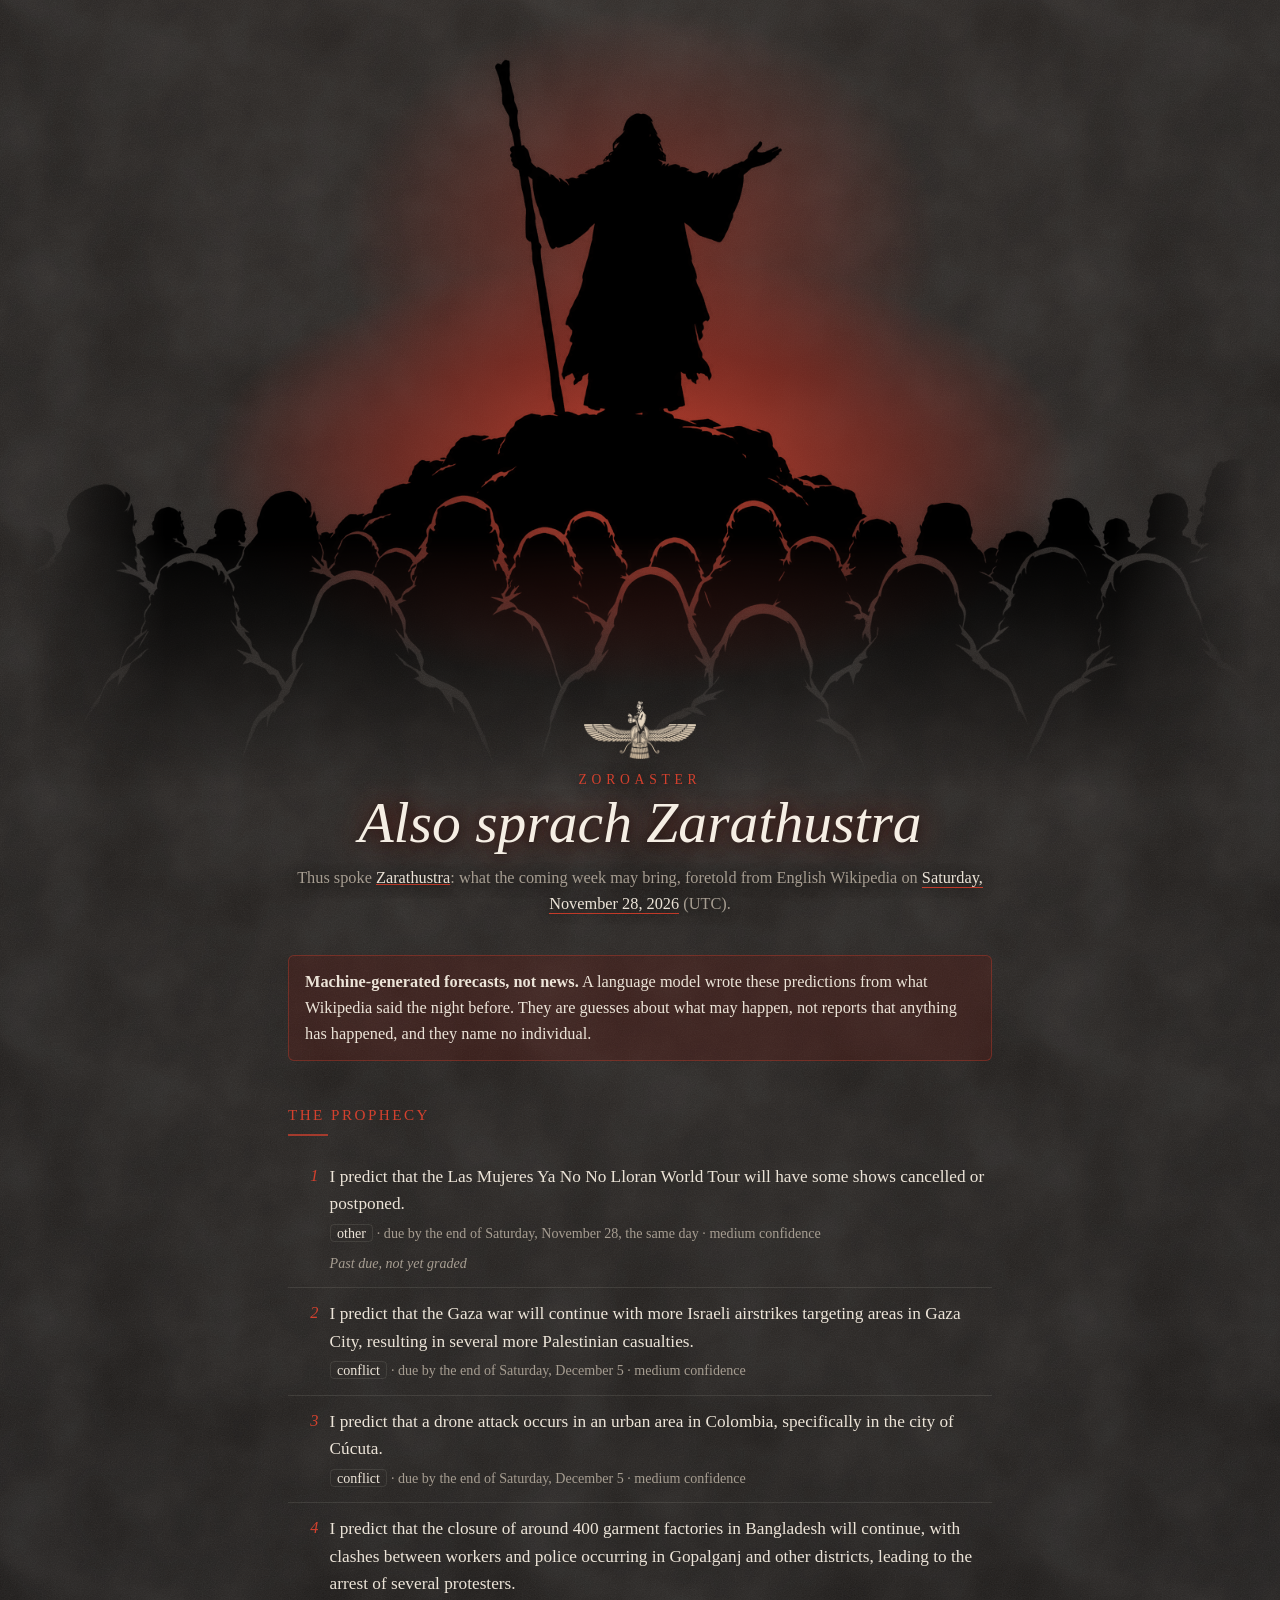
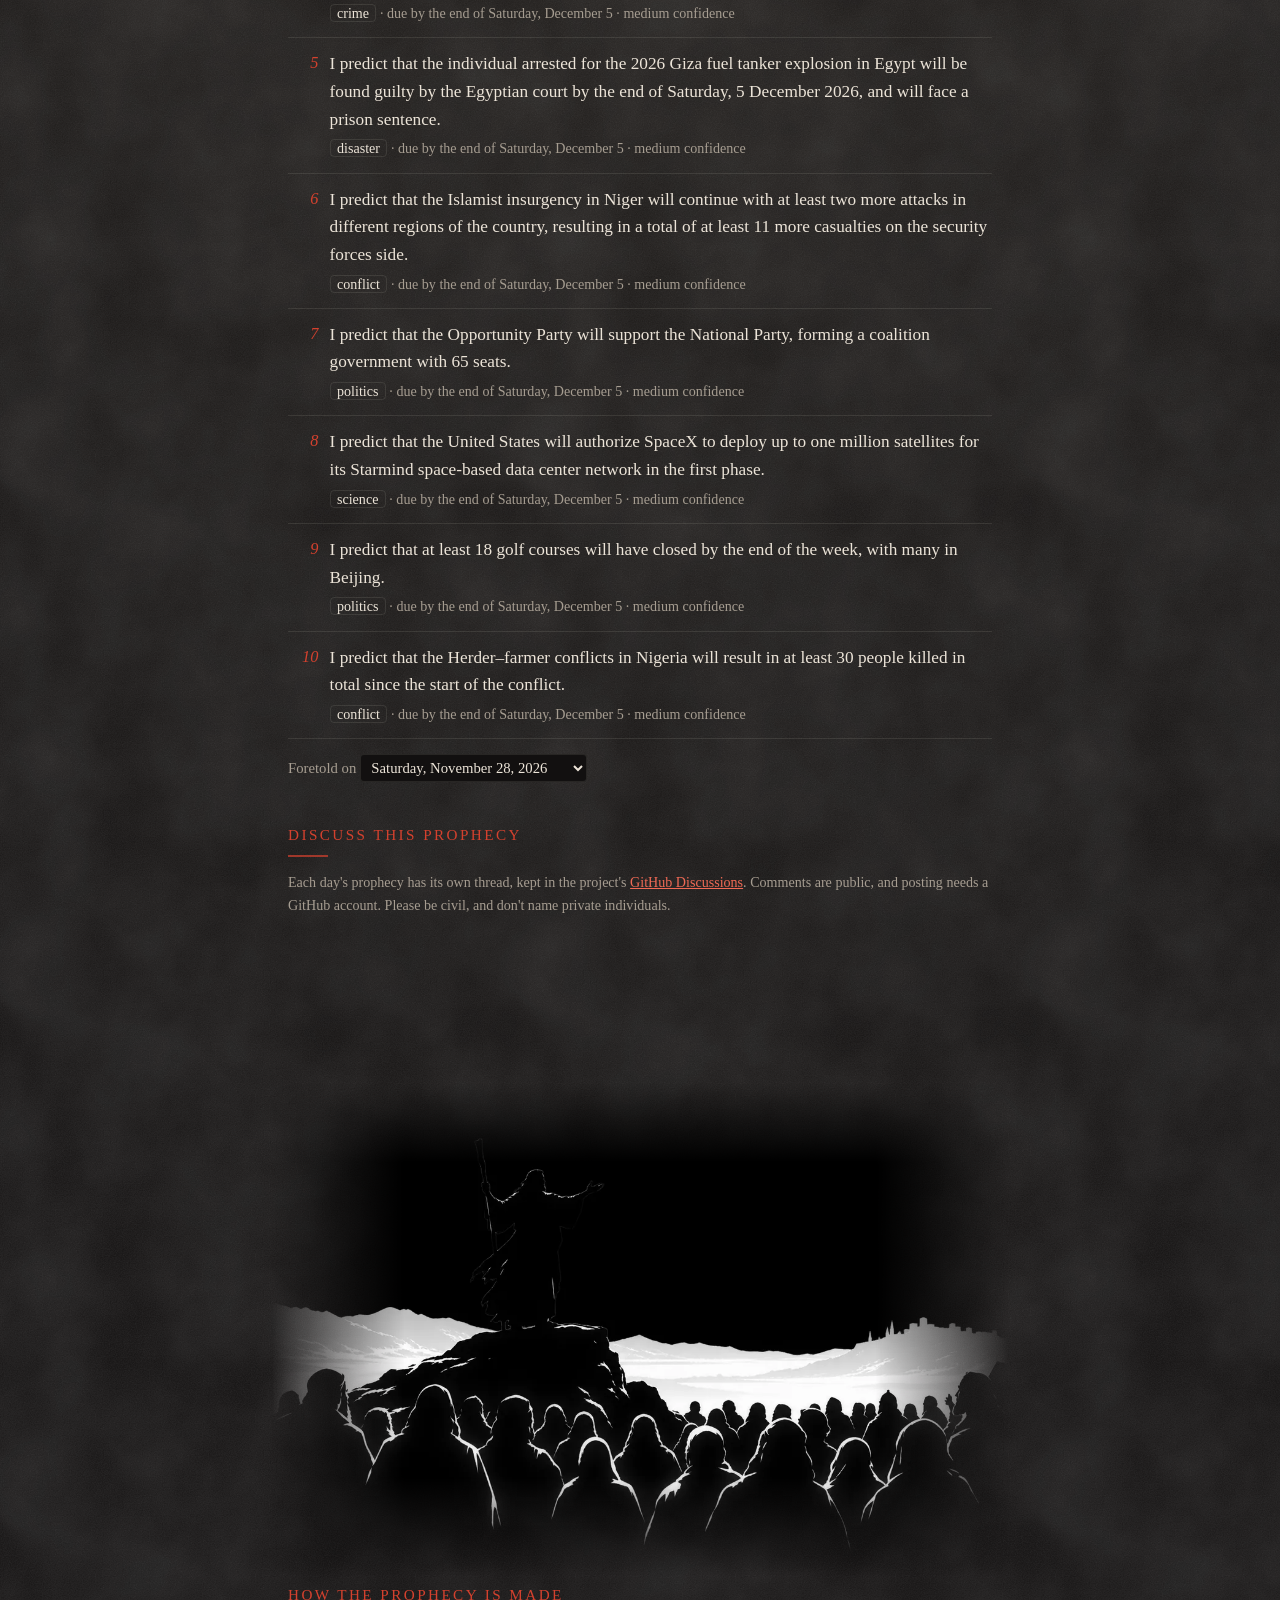
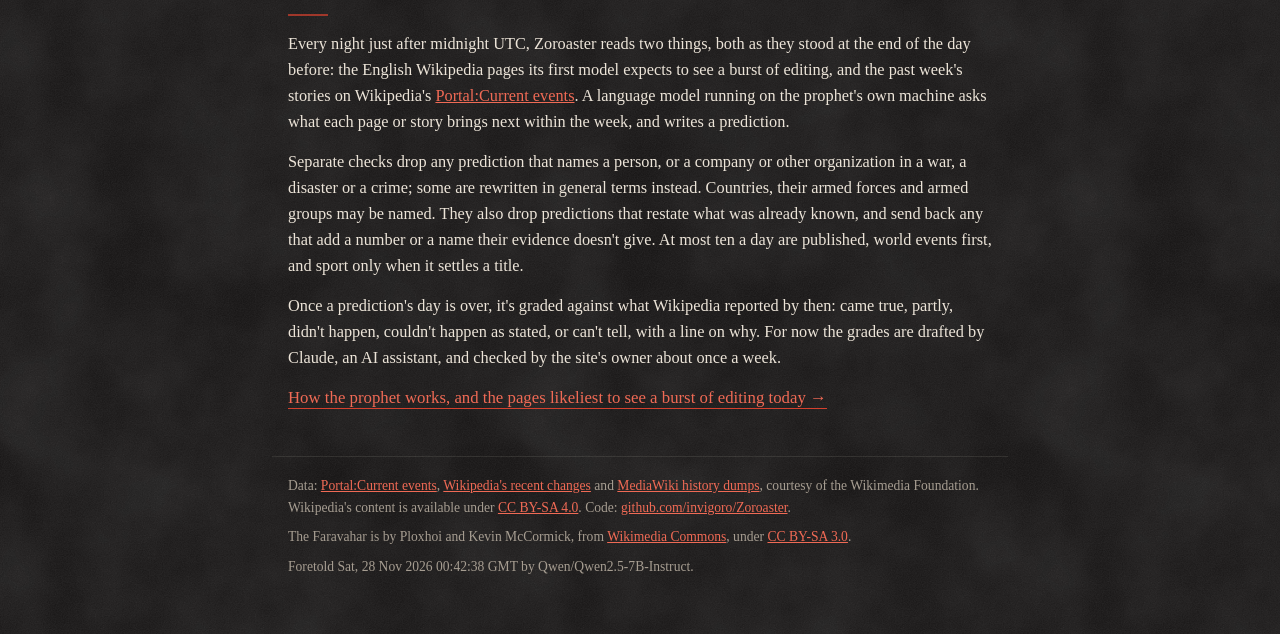
<file: index.html>
<!doctype html>
<html lang="en">
<head>
  <meta charset="utf-8">
  <meta name="viewport" content="width=device-width, initial-scale=1">
  <meta name="color-scheme" content="dark">
  <meta name="theme-color" content="#151312">
  <title>Zoroaster: what the coming week may bring</title>
  <meta name="description" content="Each night, a language model reads English Wikipedia's busiest pages and the week's current events, and foretells what the coming week may bring. Machine-generated forecasts, not news.">
  <link rel="icon" type="image/png" href="img/favicon.png">
  <link rel="stylesheet" href="style.css">
</head>
<body>
  <header class="hero">
    <div class="sky">
      <img class="banner" src="img/banner.webp" width="1536" height="1024" fetchpriority="high"
        alt="Silhouette of a prophet with a staff, one arm raised, addressing a crowd from a rocky outcrop">
    </div>
    <div class="masthead">
      <span class="emblem" role="img" aria-label="The Faravahar, the winged symbol of Zoroastrianism"></span>
      <p class="kicker">Zoroaster</p>
      <h1>Also sprach Zarathustra</h1>
      <p class="lede">Thus spoke <a href="https://en.wikipedia.org/wiki/Zoroaster">Zarathustra</a>: what the coming week
        may bring, foretold from English Wikipedia on <strong id="day">…</strong> (UTC).</p>
    </div>
  </header>

  <main>
    <div class="label" role="note"><strong>Machine-generated forecasts, not news.</strong> A language model wrote these
      predictions from what Wikipedia said the night before. They are guesses about what may happen, not reports that
      anything has happened, and they name no individual.</div>

    <section>
      <h2>The prophecy</h2>
      <p class="late" id="late" role="note" hidden></p>
      <ol id="prophecy" class="prophecy"><li class="placeholder">Consulting the flames…</li></ol>
      <p class="day-pick" id="day-pick" hidden><label>Foretold on <select id="days"></select></label></p>
    </section>

    <section class="comments" aria-labelledby="comments-title">
      <h2 id="comments-title">Discuss this prophecy</h2>
      <p class="note">Each day's prophecy has its own thread, kept in the project's
        <a href="https://github.com/invigoro/Zoroaster/discussions">GitHub Discussions</a>. Comments are public, and
        posting needs a GitHub account. Please be civil, and don't name private individuals.</p>
      <div class="giscus"></div>
    </section>

    <figure class="vision">
      <img src="img/zoroaster_1.webp" width="1200" height="800" loading="lazy" decoding="async"
        alt="Silhouette of the prophet on a crag above a gathered crowd, with a glowing valley and a distant city behind them">
    </figure>

    <section class="about">
      <h2>How the prophecy is made</h2>
      <p>Every night just after midnight UTC, Zoroaster reads two things, both as they stood at the end of the day
        before: the English Wikipedia pages its first model expects to see a burst of editing, and the past week's
        stories on Wikipedia's <a href="https://en.wikipedia.org/wiki/Portal:Current_events">Portal:Current events</a>.
        A language model running on the prophet's own machine asks what each page or story brings next within the
        week, and writes a prediction.</p>
      <p>Separate checks drop any prediction that names a person, or a company or other organization in a war, a
        disaster or a crime; some are rewritten in general terms instead. Countries, their armed forces and armed
        groups may be named. They also drop predictions that restate what was already
        known, and send back any that add a number or a name their evidence doesn't give. At most ten a day are
        published, world events first, and sport only when it settles a title.</p>
      <p>Once a prediction's day is over, it's graded against what Wikipedia reported by then: came true, partly,
        didn't happen, couldn't happen as stated, or can't tell, with a line on why. For now the grades are drafted by
        Claude, an AI assistant, and checked by the site's owner about once a week.</p>
      <p class="more-link"><a href="how.html">How the prophet works, and the pages likeliest to see a burst of editing
        today →</a></p>
    </section>
  </main>

  <footer>
    <p>Data: <a href="https://en.wikipedia.org/wiki/Portal:Current_events">Portal:Current events</a>,
      <a href="https://www.mediawiki.org/wiki/API:RecentChanges">Wikipedia's recent changes</a> and
      <a href="https://dumps.wikimedia.org/other/mediawiki_history/readme.html">MediaWiki history dumps</a>,
      courtesy of the Wikimedia Foundation. Wikipedia's content is available under
      <a href="https://creativecommons.org/licenses/by-sa/4.0/">CC BY-SA 4.0</a>.
      Code: <a href="https://github.com/invigoro/Zoroaster">github.com/invigoro/Zoroaster</a>.</p>
    <p>The Faravahar is by Ploxhoi and Kevin McCormick, from
      <a href="https://commons.wikimedia.org/wiki/File:Faravahar.svg">Wikimedia Commons</a>, under
      <a href="https://creativecommons.org/licenses/by-sa/3.0/">CC BY-SA 3.0</a>.</p>
    <p id="generated"></p>
  </footer>

  <script src="app.js"></script>
</body>
</html>
</file>
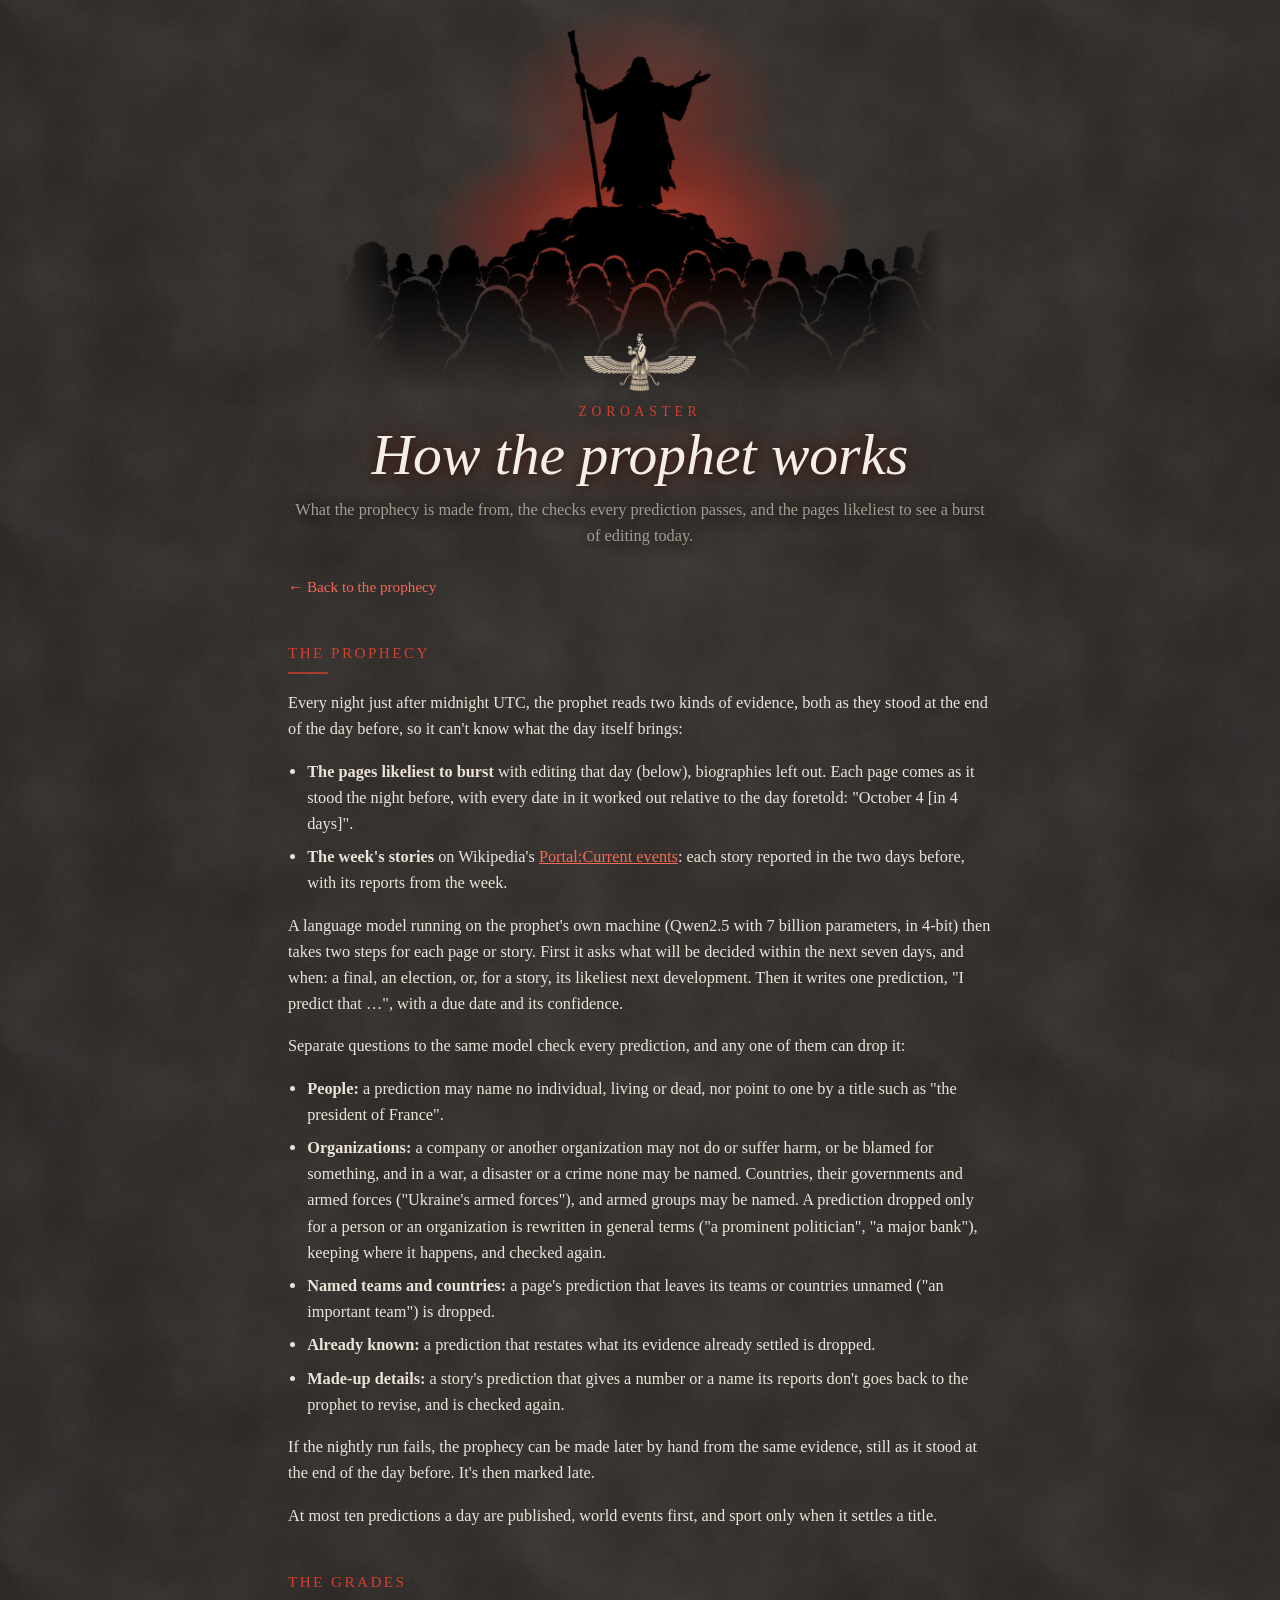
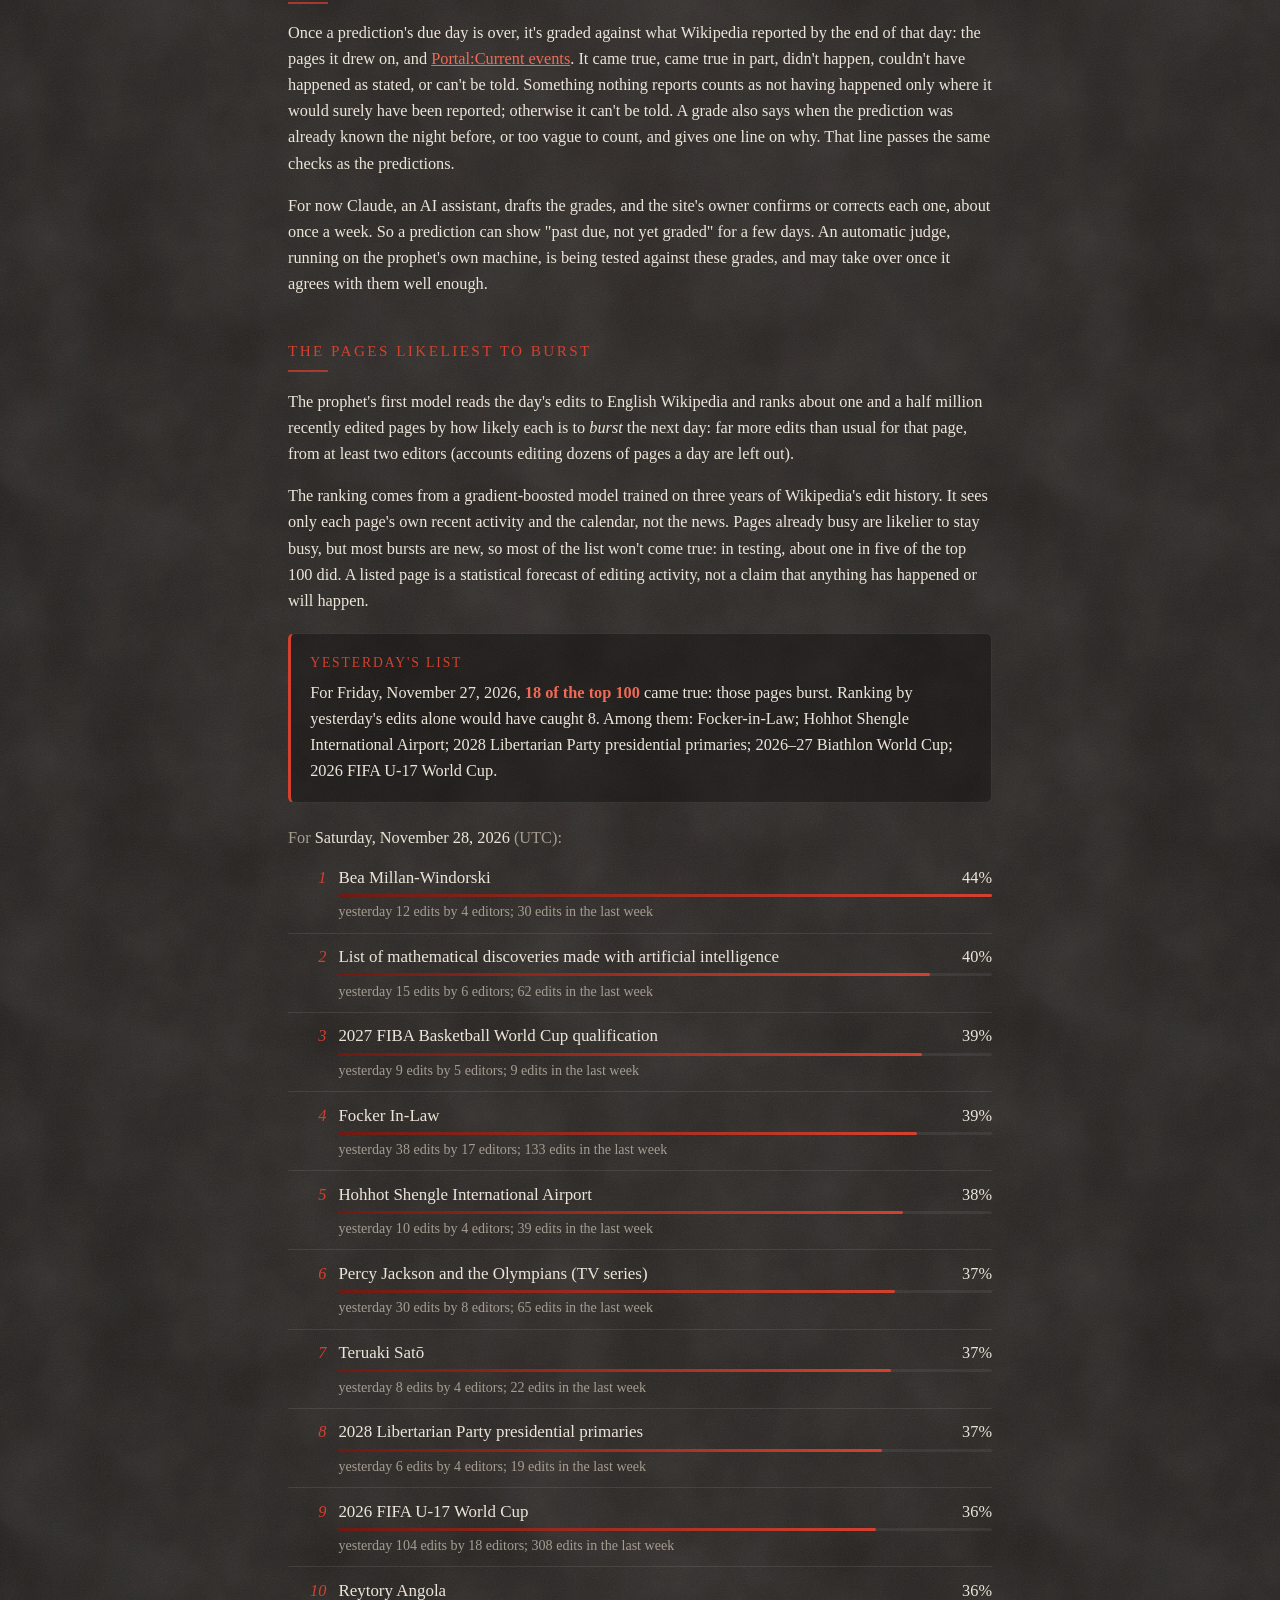
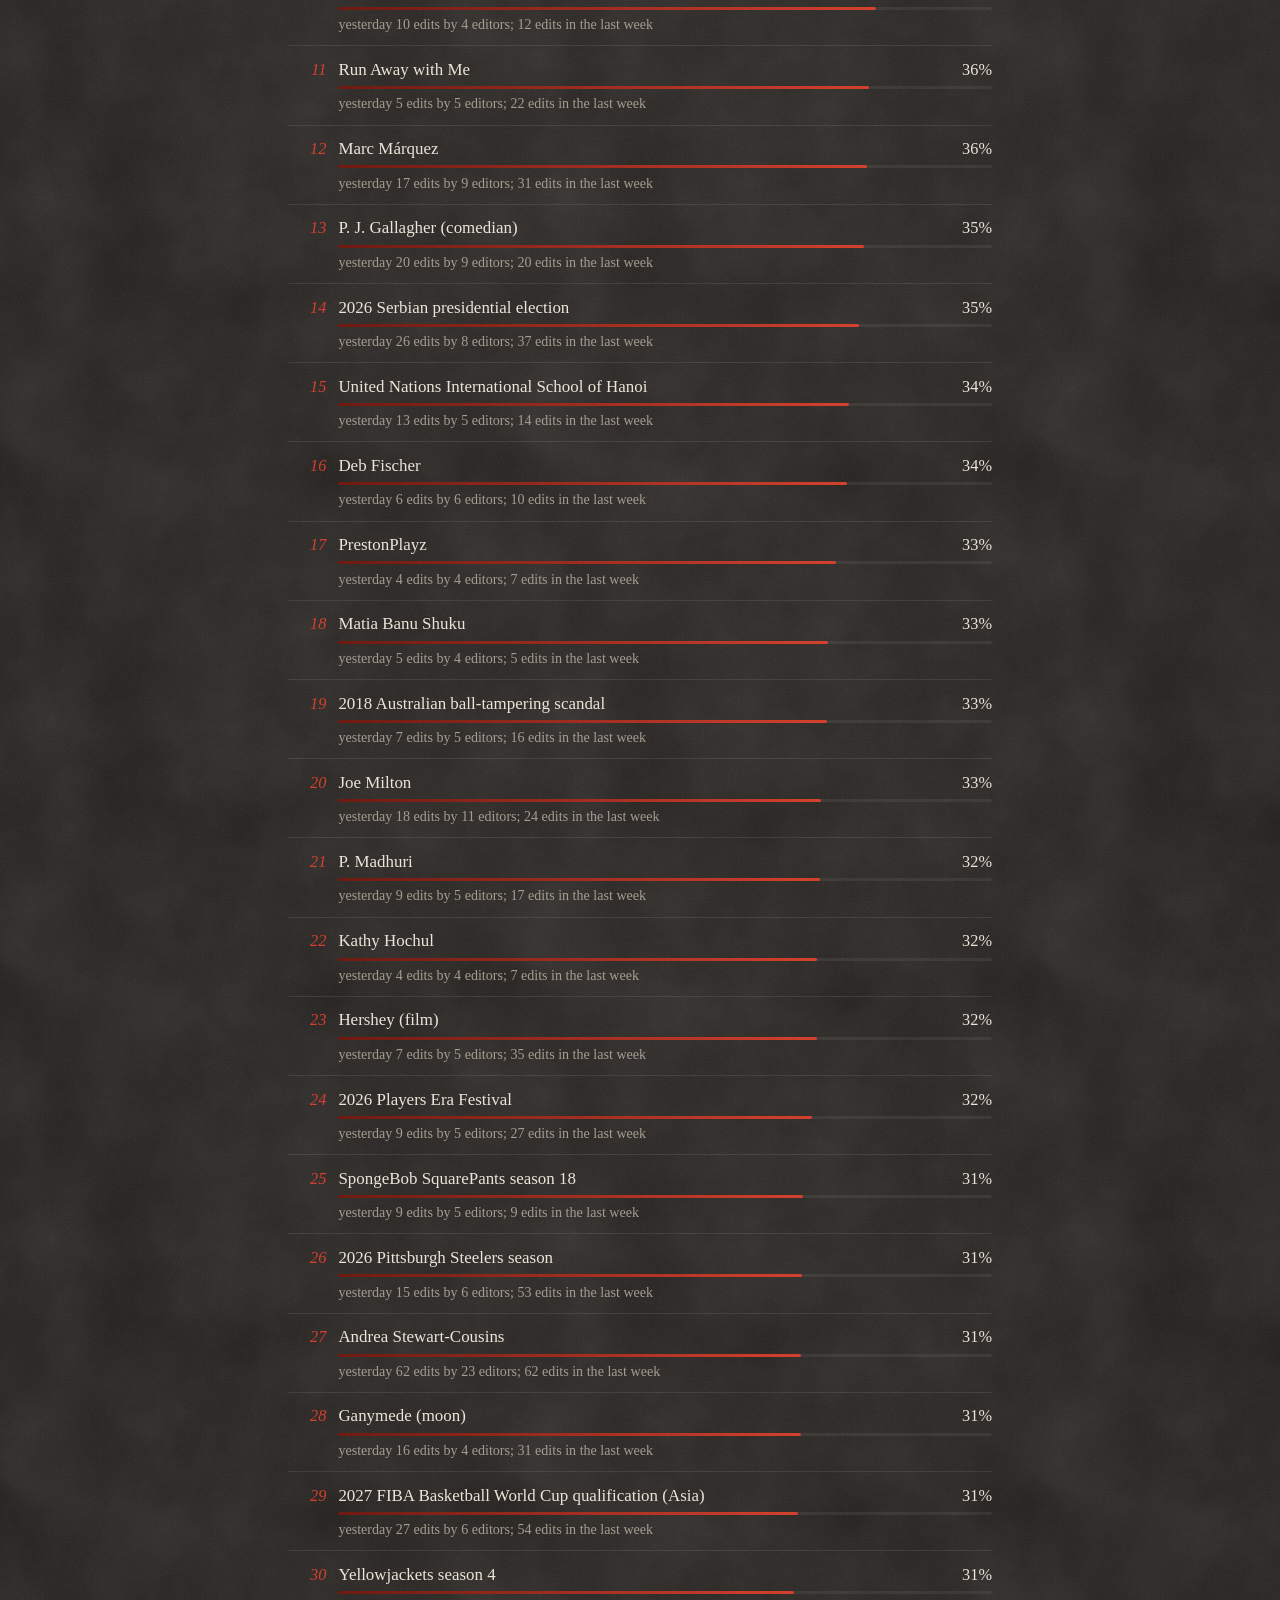
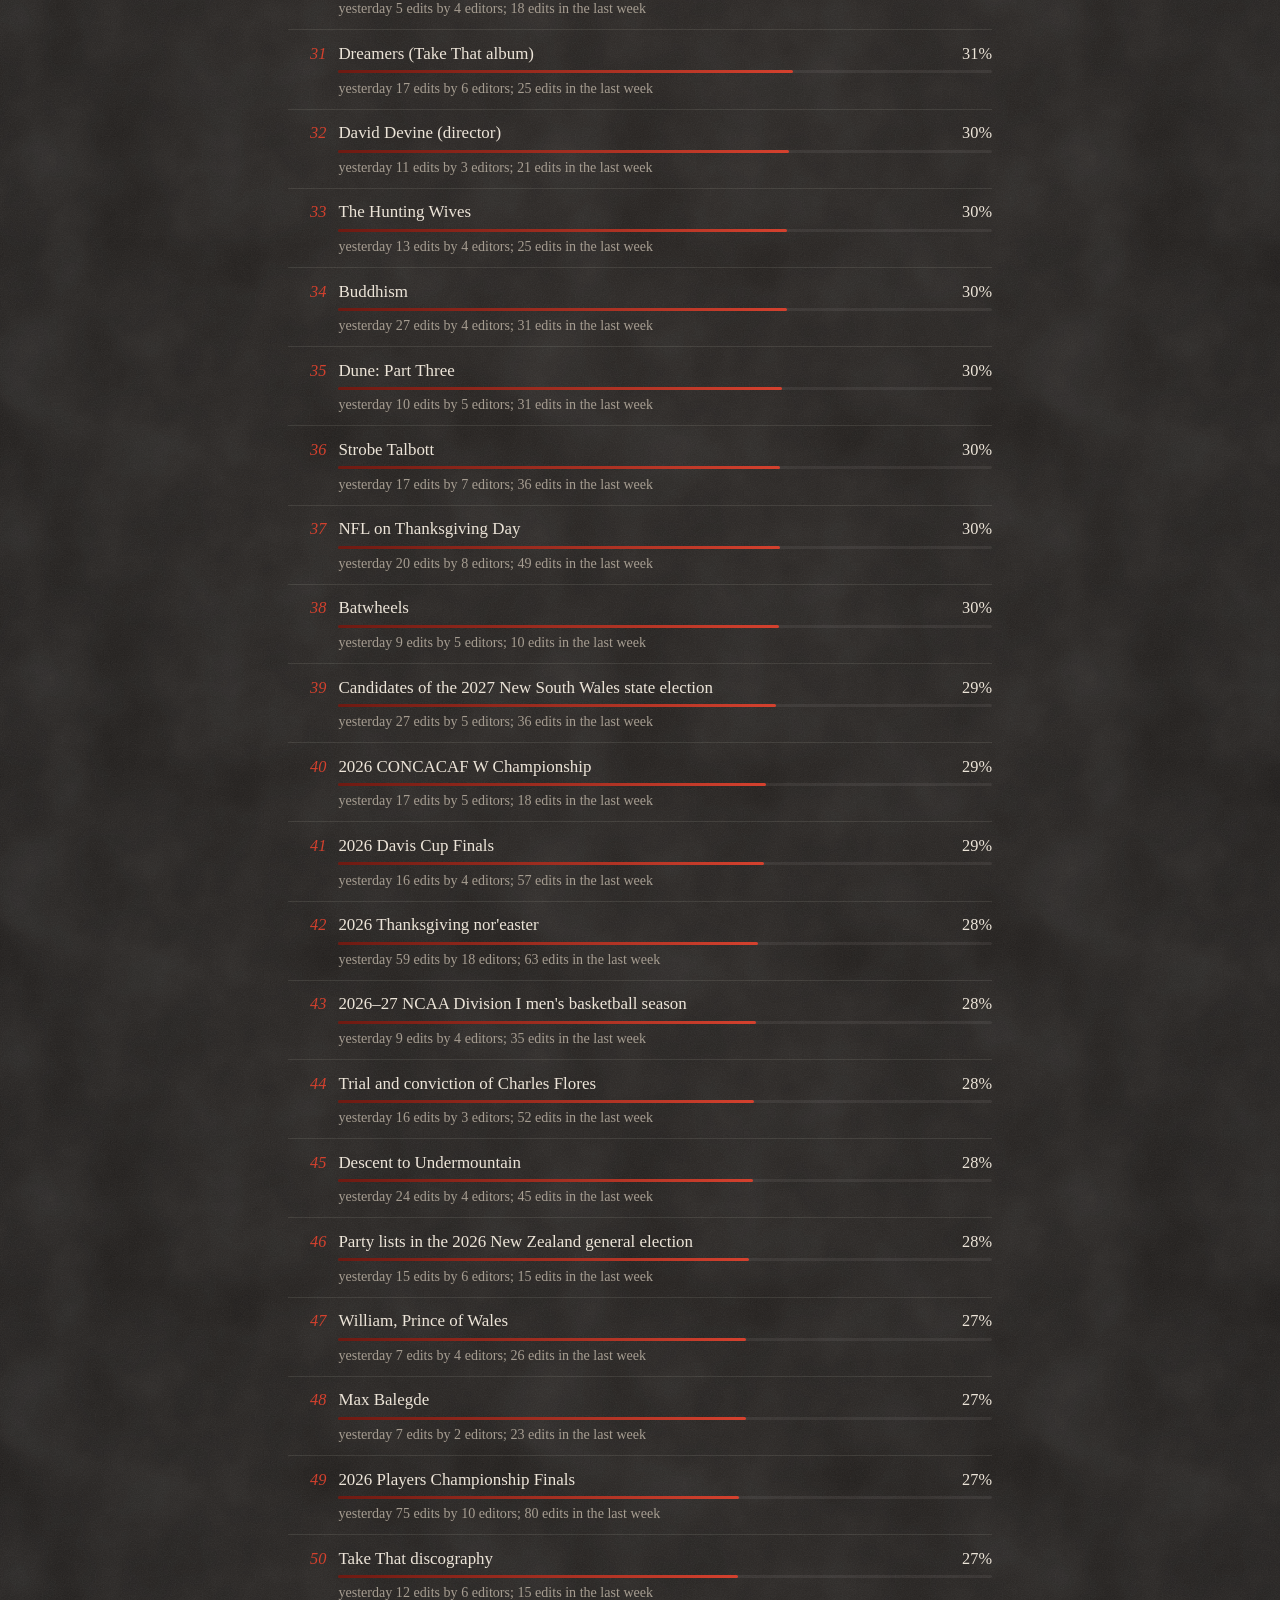
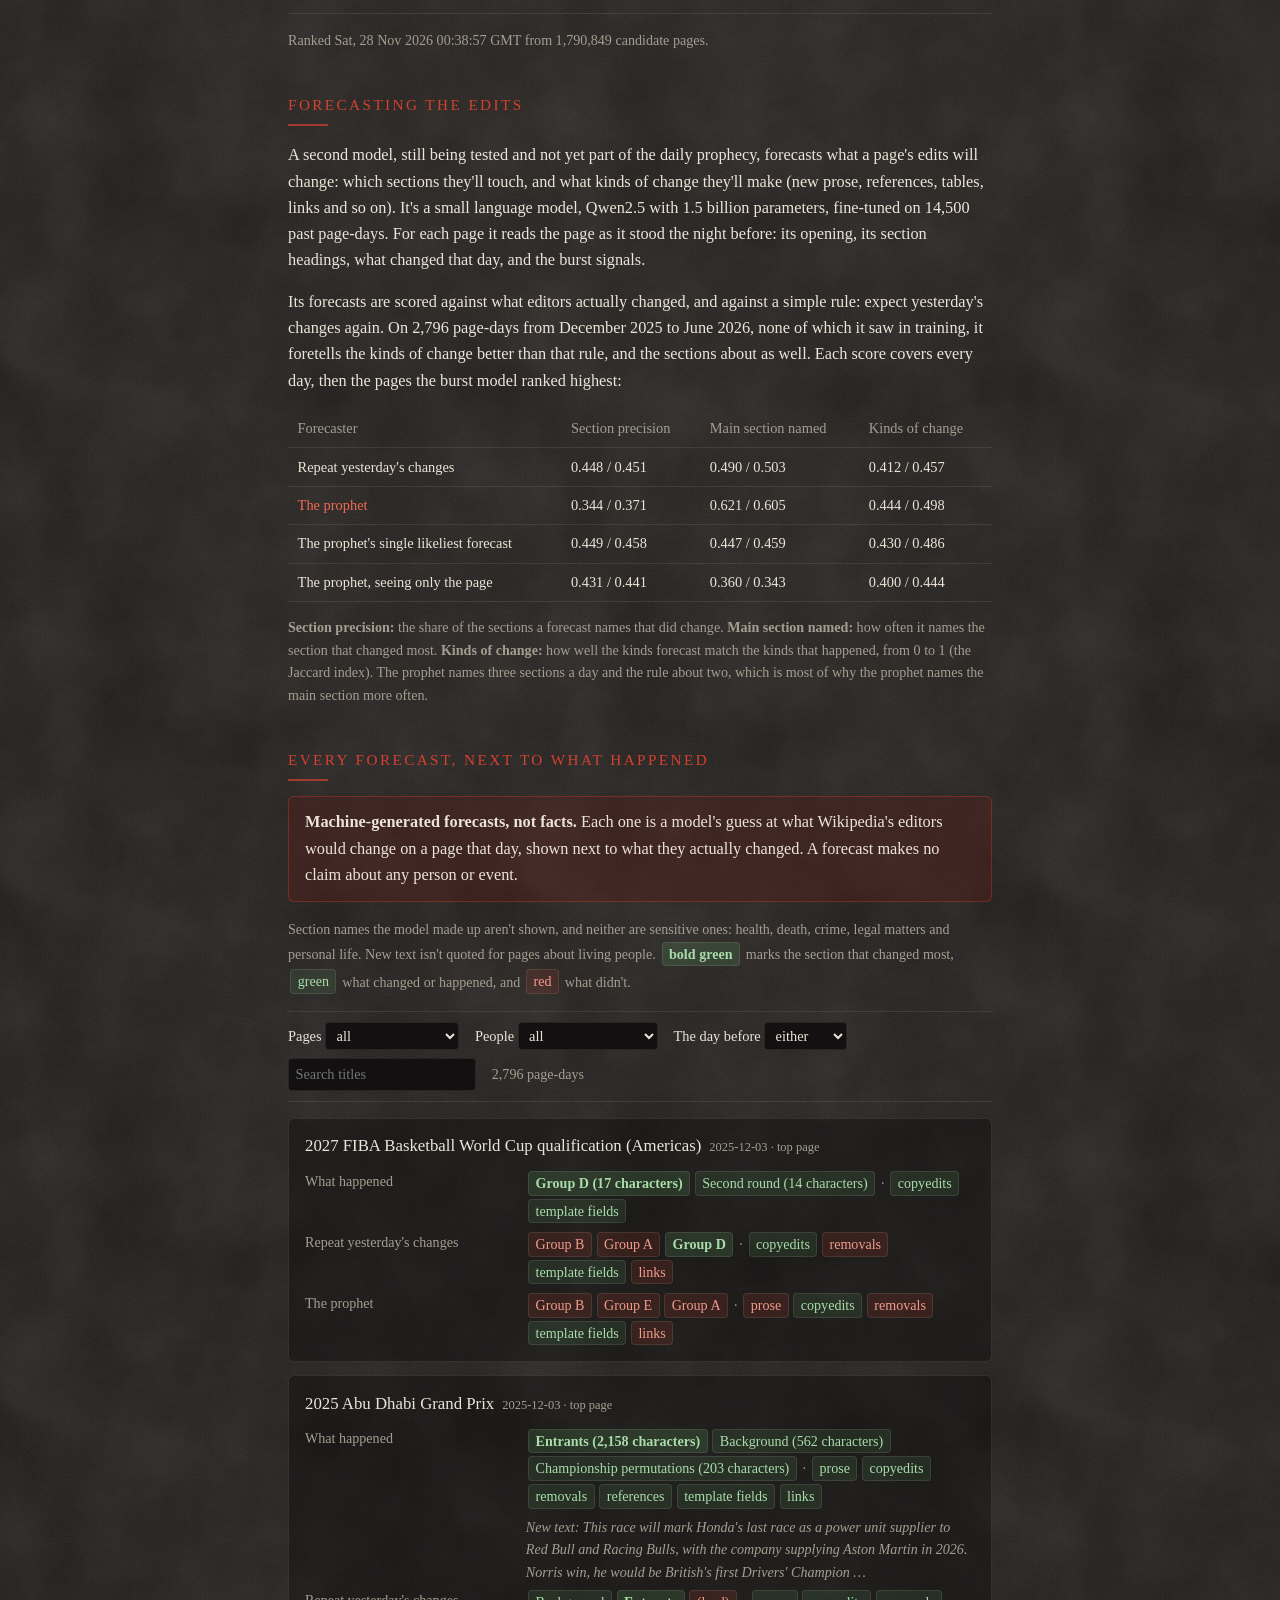
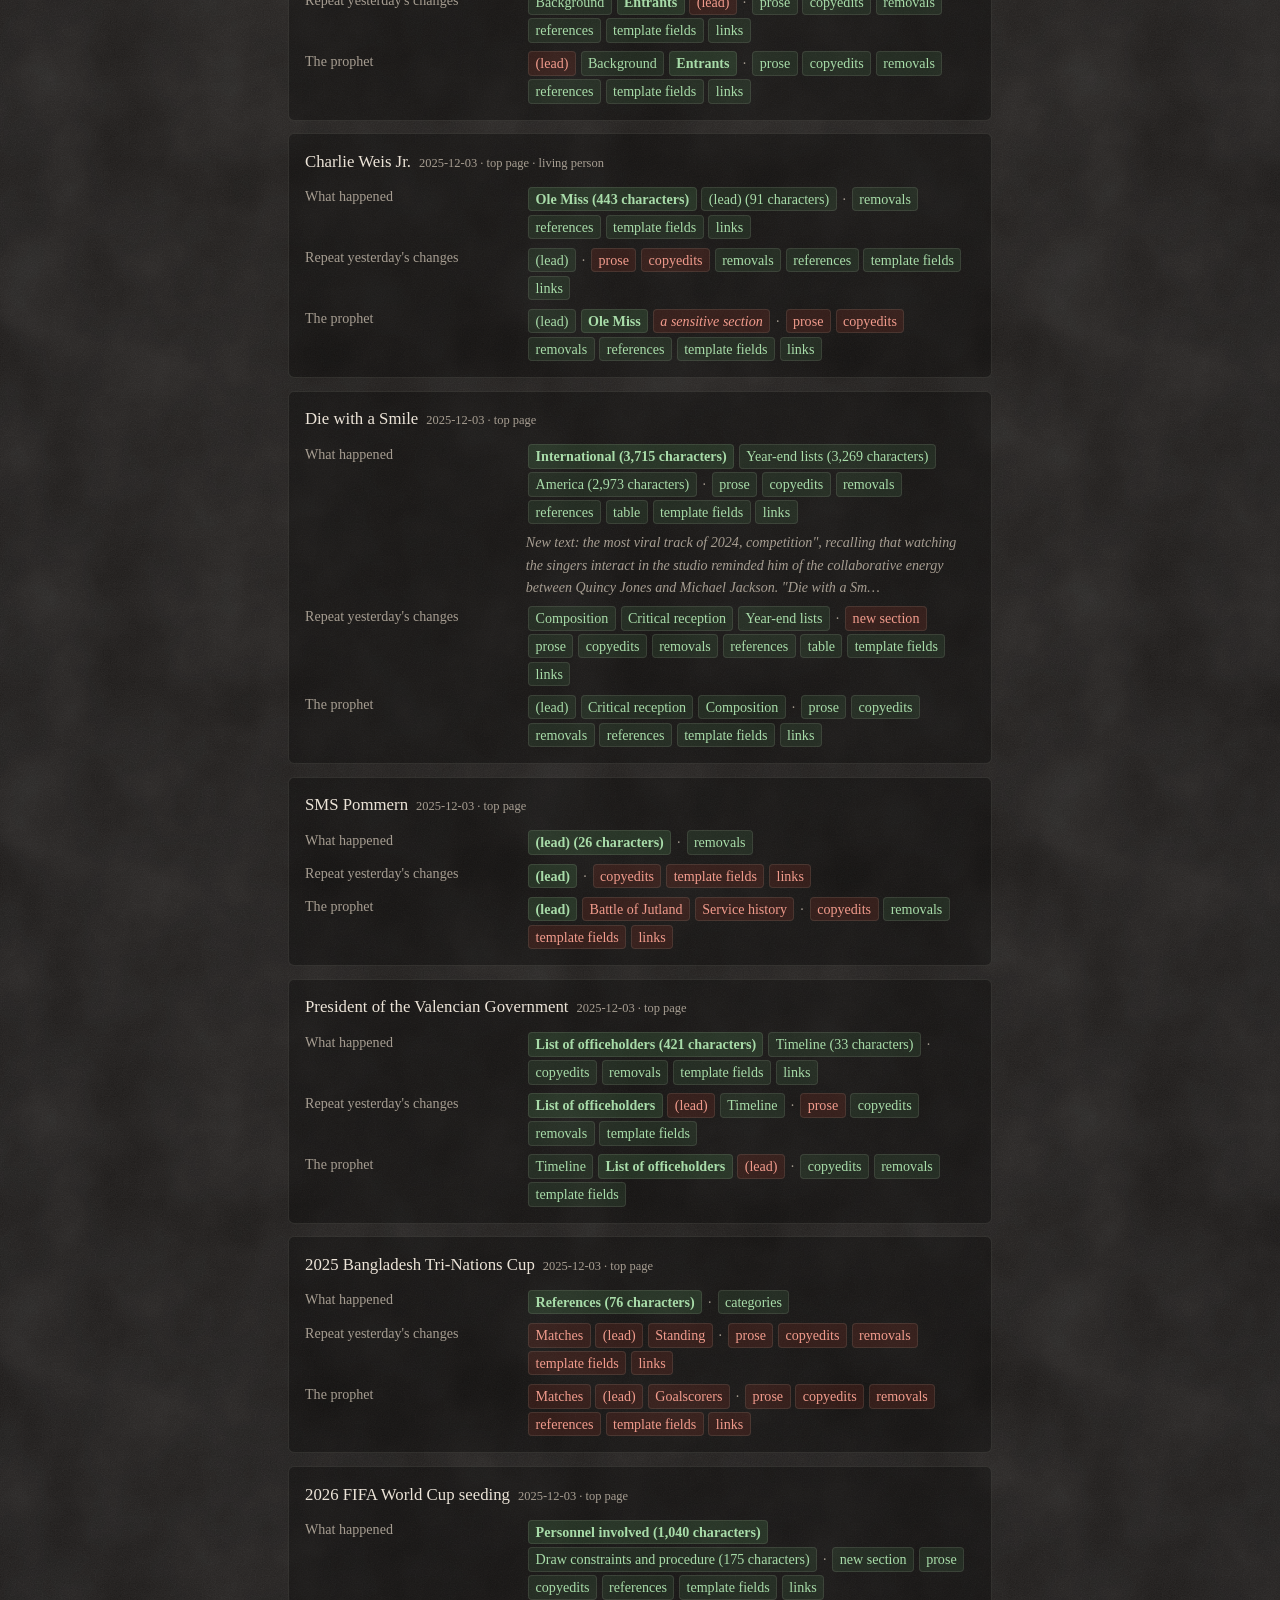
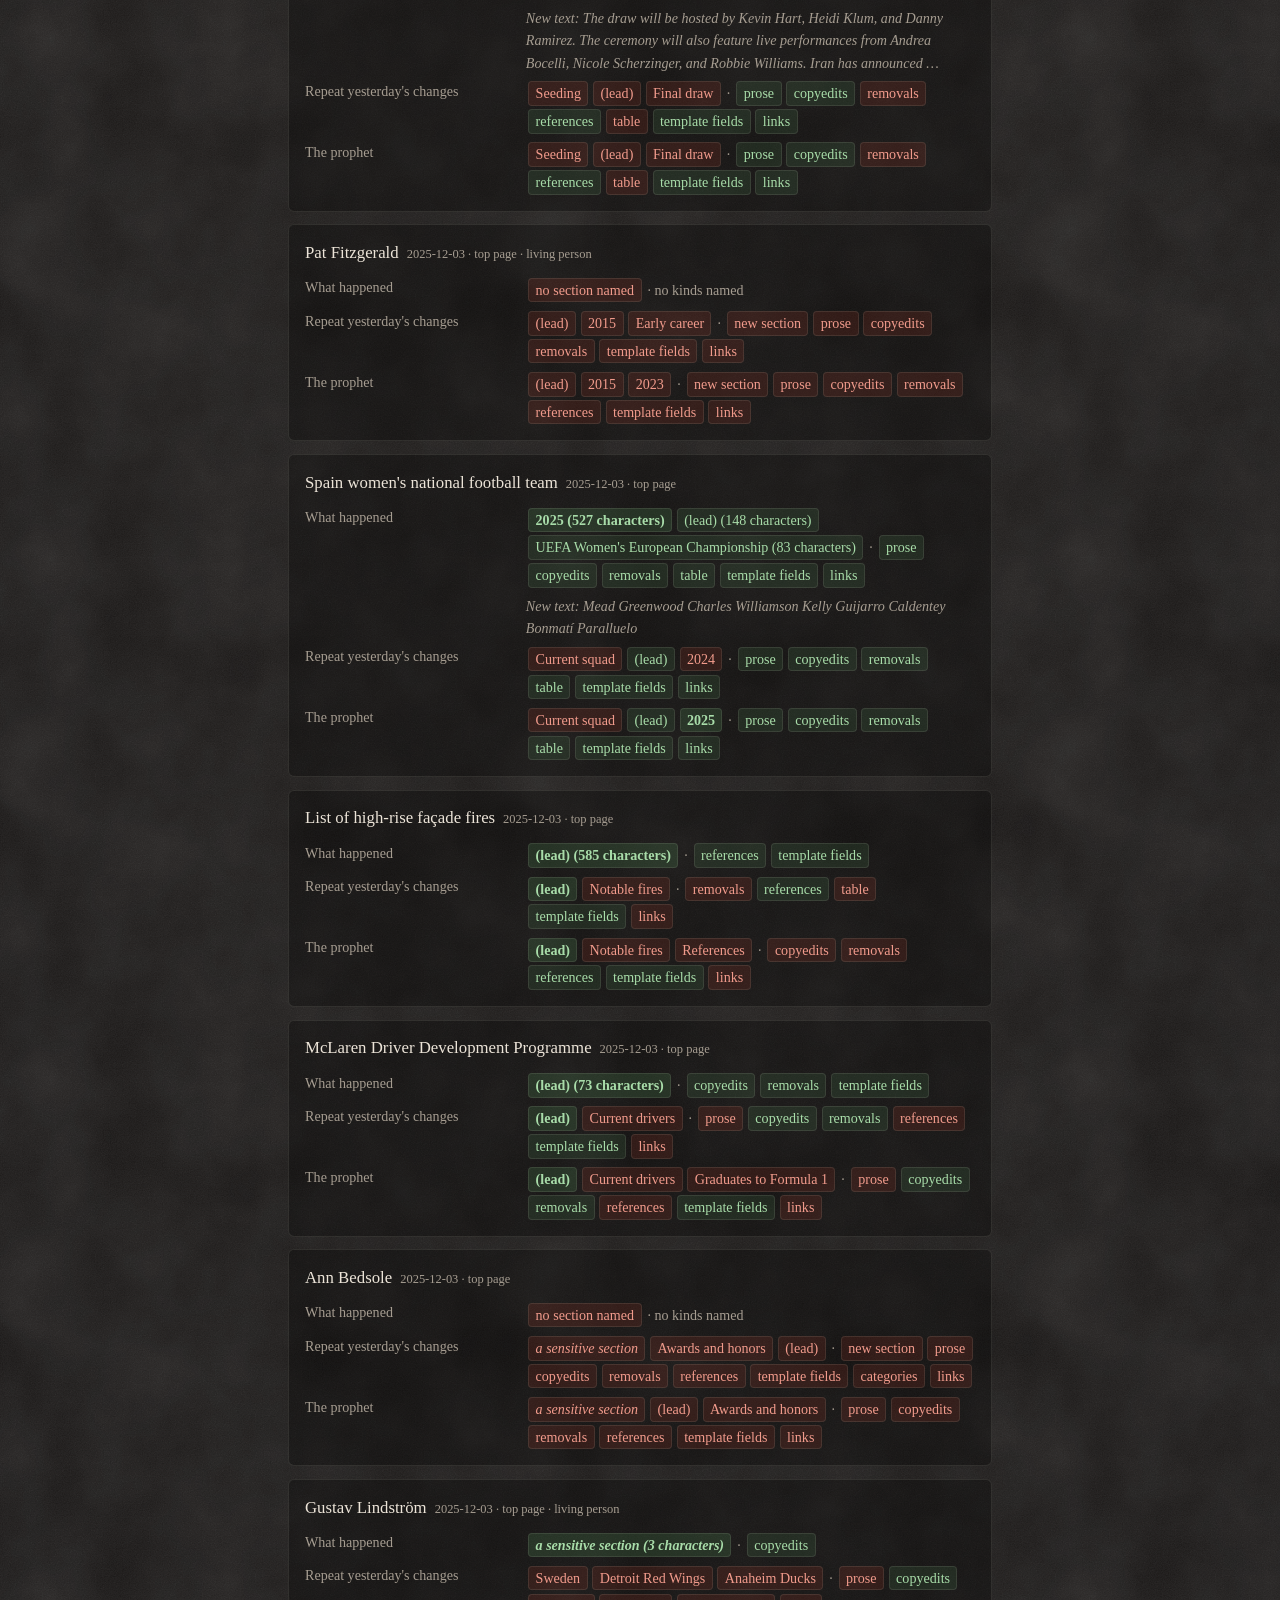
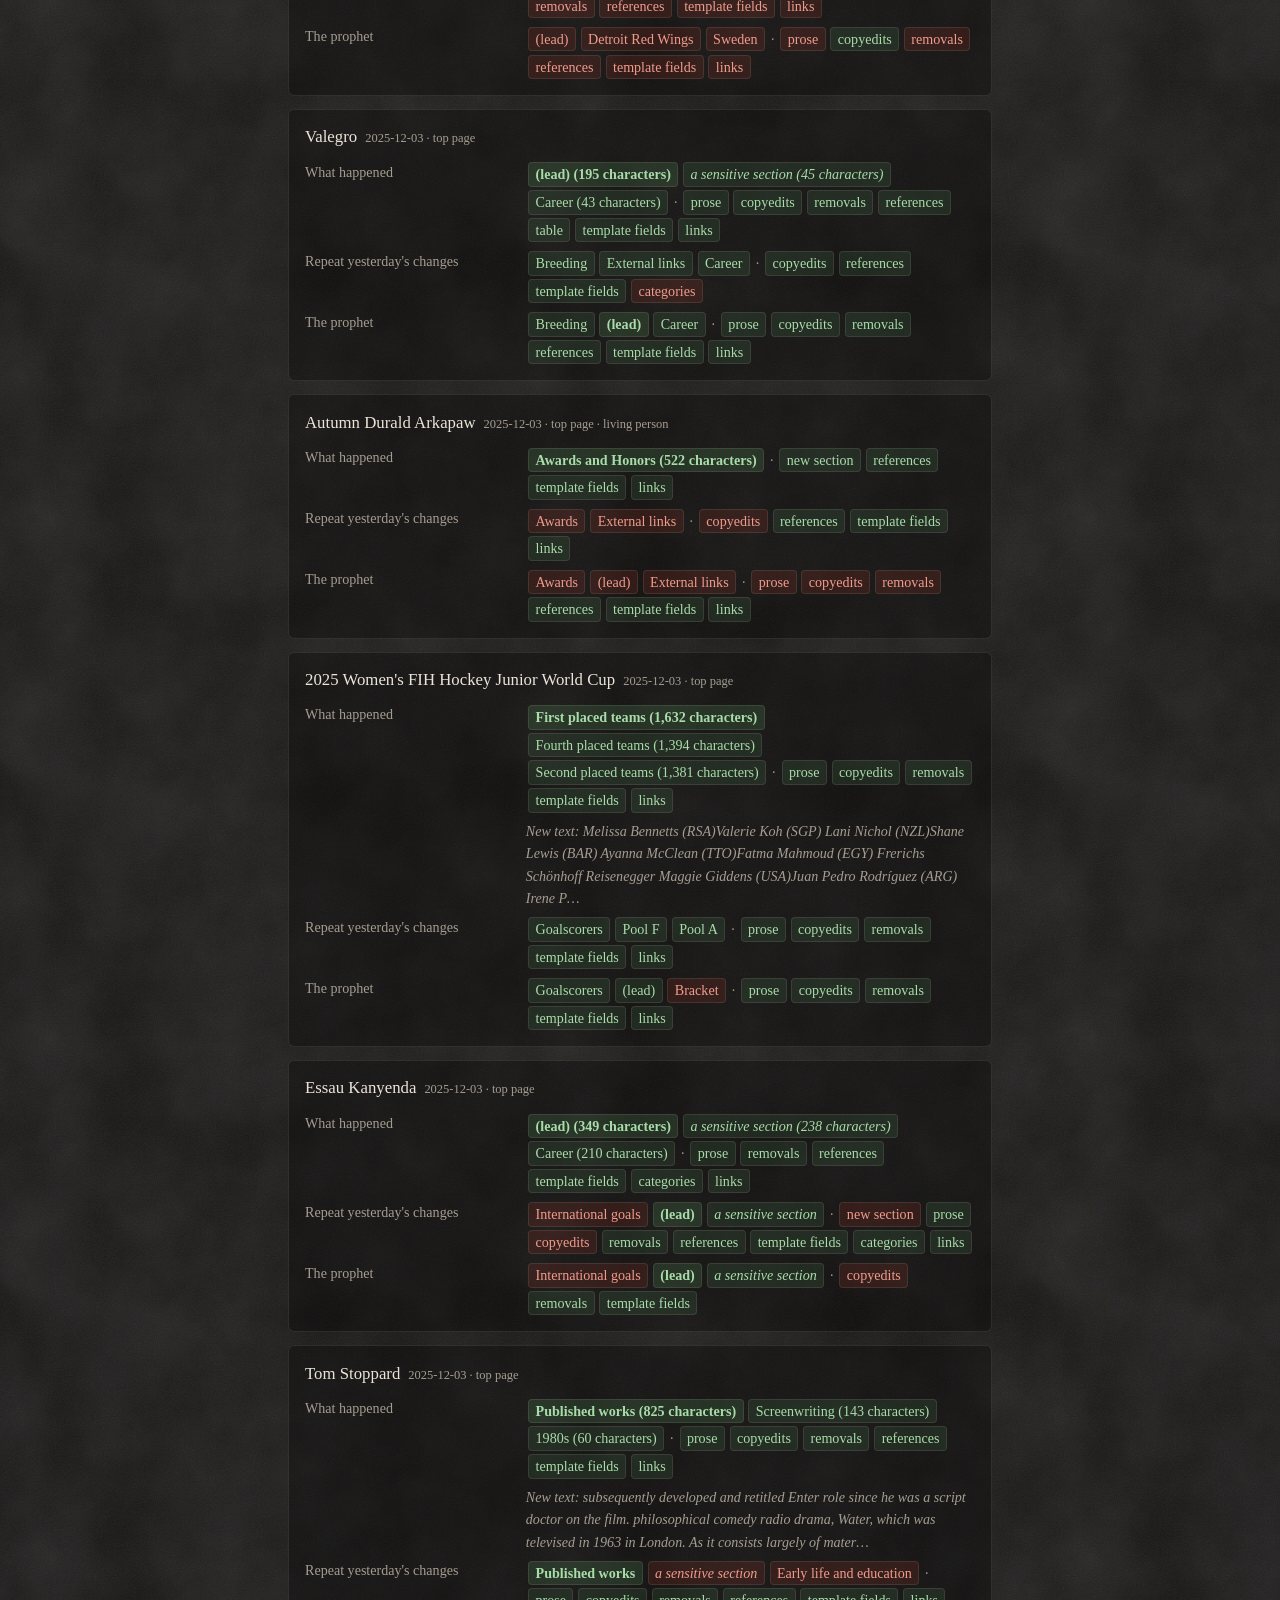
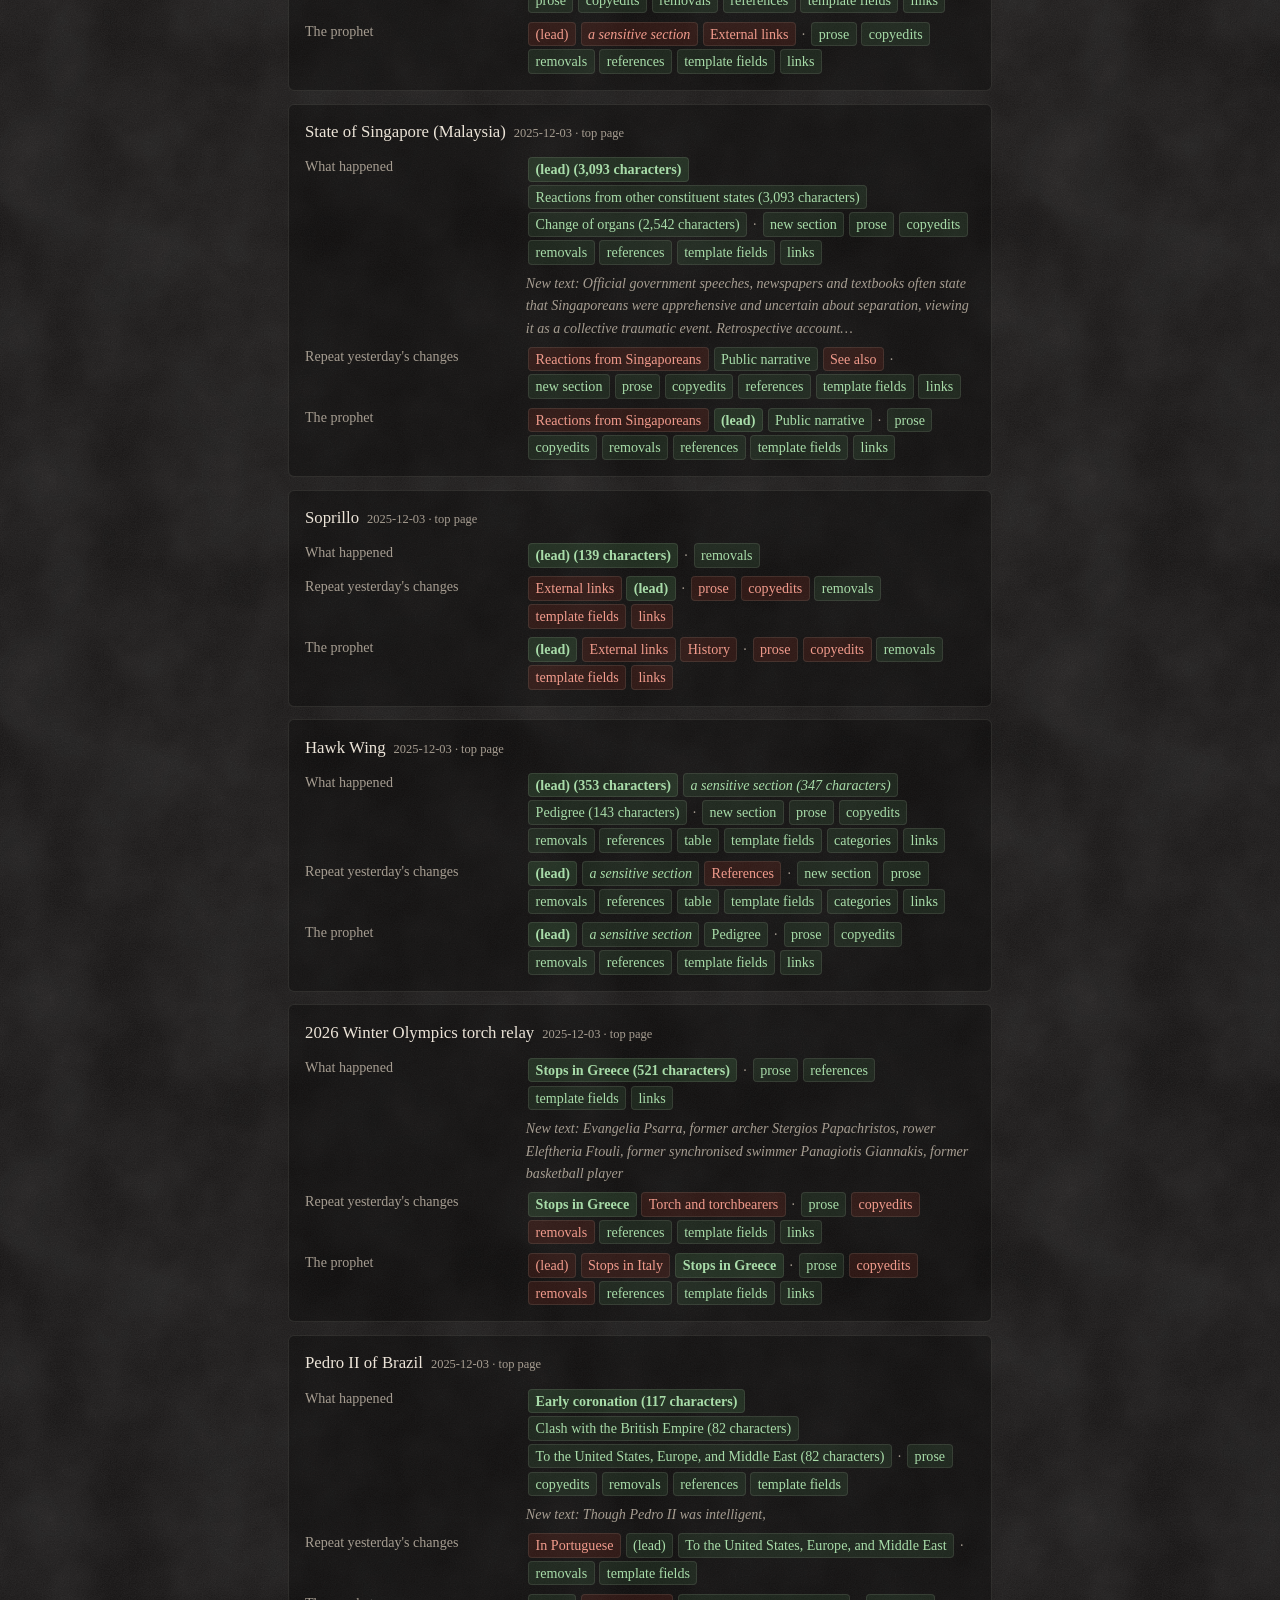
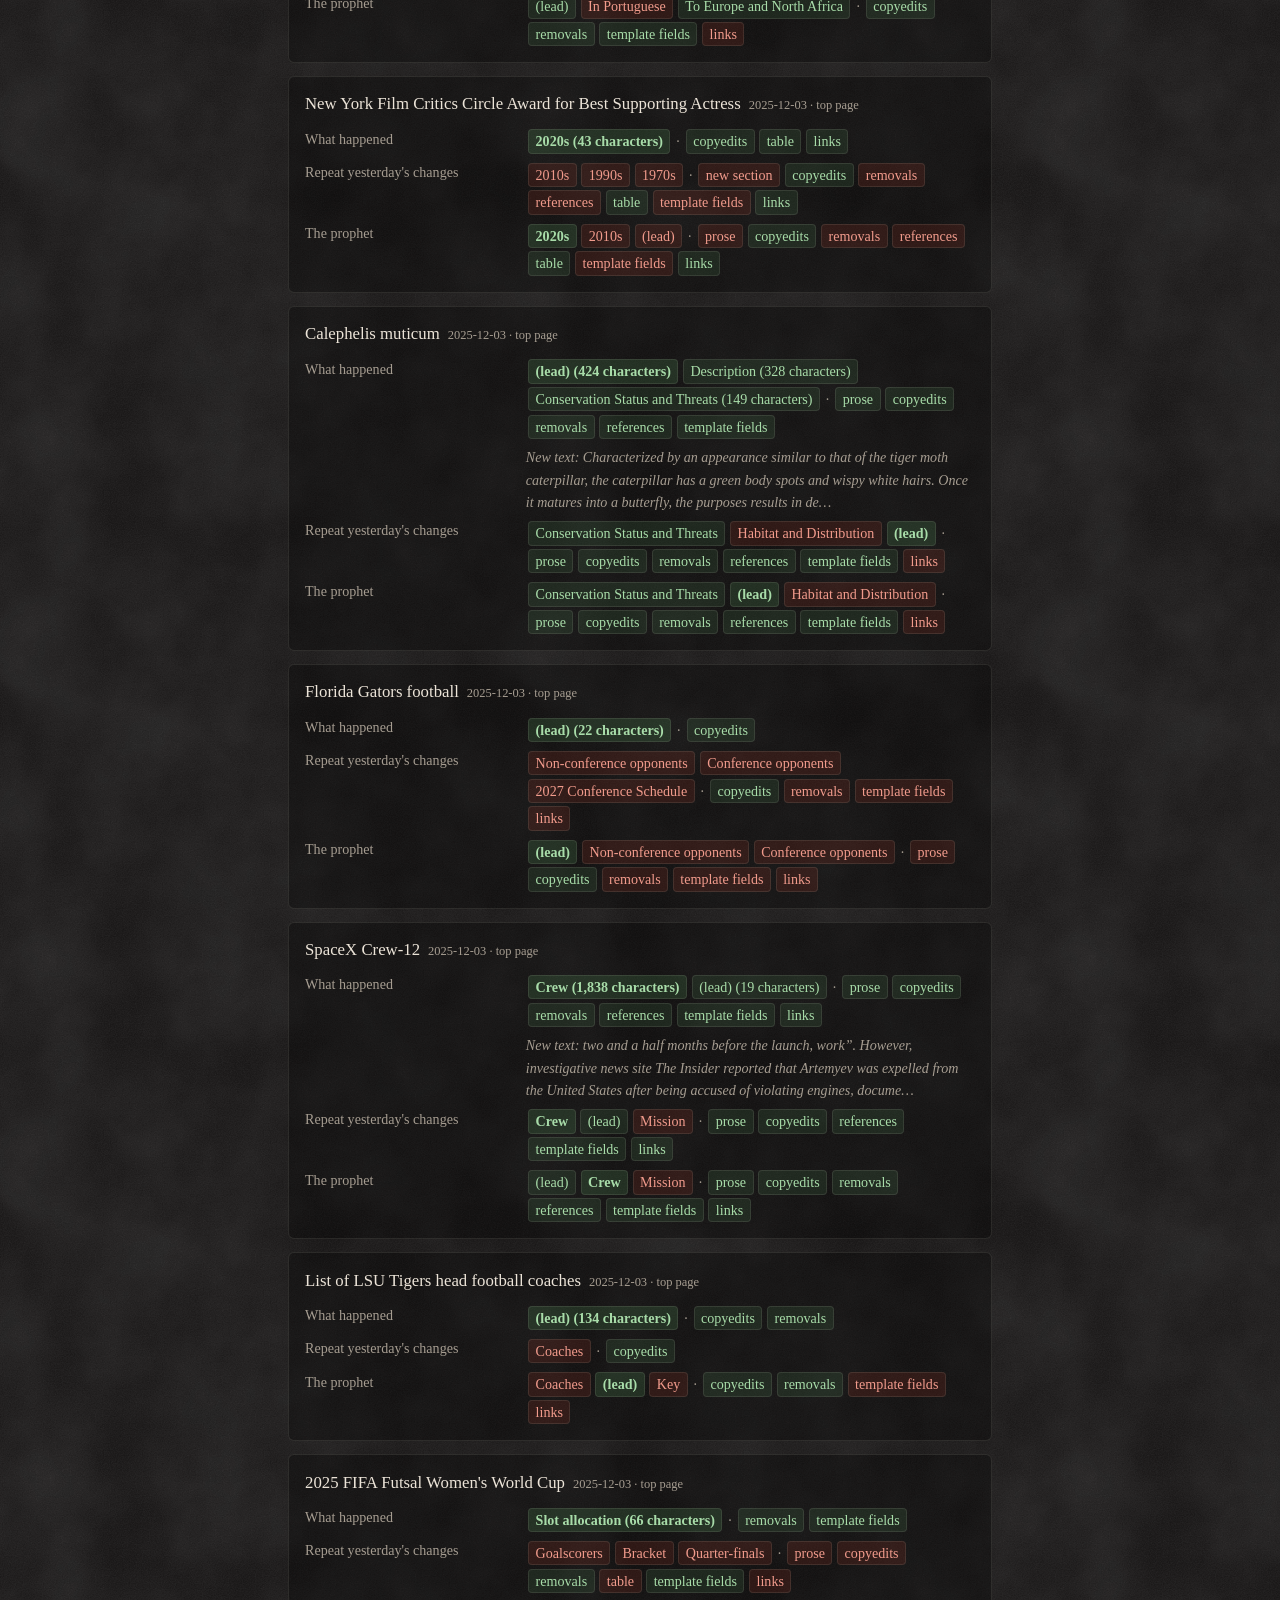
<file: how.html>
<!doctype html>
<html lang="en">
<head>
  <meta charset="utf-8">
  <meta name="viewport" content="width=device-width, initial-scale=1">
  <meta name="color-scheme" content="dark">
  <meta name="theme-color" content="#151312">
  <title>How the prophet works: Zoroaster</title>
  <meta name="description" content="How Zoroaster's language model foretells the coming week from English Wikipedia, the checks every prediction passes, the pages likeliest to see a burst of editing today, and how a second model's forecasts of what the edits will change have fared.">
  <link rel="icon" type="image/png" href="img/favicon.png">
  <link rel="stylesheet" href="style.css">
</head>
<body>
  <header class="hero compact">
    <div class="sky">
      <img class="banner" src="img/banner.webp" width="1536" height="1024"
        alt="Silhouette of a prophet with a staff, one arm raised, addressing a crowd from a rocky outcrop">
    </div>
    <div class="masthead">
      <span class="emblem" role="img" aria-label="The Faravahar, the winged symbol of Zoroastrianism"></span>
      <p class="kicker"><a href="./">Zoroaster</a></p>
      <h1>How the prophet works</h1>
      <p class="lede">What the prophecy is made from, the checks every prediction passes, and the pages likeliest
        to see a burst of editing today.</p>
    </div>
  </header>

  <main>
    <p class="back"><a href="./">← Back to the prophecy</a></p>

    <section>
      <h2>The prophecy</h2>
      <p>Every night just after midnight UTC, the prophet reads two kinds of evidence, both as they stood at the end
        of the day before, so it can't know what the day itself brings:</p>
      <ul>
        <li><strong>The pages likeliest to burst</strong> with editing that day (below), biographies left out. Each
          page comes as it stood the night before, with every date in it worked out relative to the day foretold:
          "October 4 [in 4 days]".</li>
        <li><strong>The week's stories</strong> on Wikipedia's
          <a href="https://en.wikipedia.org/wiki/Portal:Current_events">Portal:Current events</a>: each story
          reported in the two days before, with its reports from the week.</li>
      </ul>
      <p>A language model running on the prophet's own machine (Qwen2.5 with 7 billion parameters, in 4-bit) then
        takes two steps for each page or story. First it asks what will be decided within the next seven days, and
        when: a final, an election, or, for a story, its likeliest next development. Then it writes one prediction,
        "I predict that …", with a due date and its confidence.</p>
      <p>Separate questions to the same model check every prediction, and any one of them can drop it:</p>
      <ul>
        <li><strong>People:</strong> a prediction may name no individual, living or dead, nor point to one by a
          title such as "the president of France".</li>
        <li><strong>Organizations:</strong> a company or another organization may not do or suffer harm, or be
          blamed for something, and in a war, a disaster or a crime none may be named. Countries, their governments
          and armed forces ("Ukraine's armed forces"), and armed groups may be named. A prediction dropped only for a
          person or an organization is rewritten in general terms ("a prominent politician", "a major bank"),
          keeping where it happens, and checked again.</li>
        <li><strong>Named teams and countries:</strong> a page's prediction that leaves its teams or countries
          unnamed ("an important team") is dropped.</li>
        <li><strong>Already known:</strong> a prediction that restates what its evidence already settled is dropped.</li>
        <li><strong>Made-up details:</strong> a story's prediction that gives a number or a name its reports don't
          goes back to the prophet to revise, and is checked again.</li>
      </ul>
      <p>If the nightly run fails, the prophecy can be made later by hand from the same evidence, still as it stood
        at the end of the day before. It's then marked late.</p>
      <p>At most ten predictions a day are published, world events first, and sport only when it settles a title.</p>
    </section>

    <section>
      <h2>The grades</h2>
      <p>Once a prediction's due day is over, it's graded against what Wikipedia reported by the end of that day: the
        pages it drew on, and <a href="https://en.wikipedia.org/wiki/Portal:Current_events">Portal:Current events</a>.
        It came true, came true in part, didn't happen, couldn't have happened as stated, or can't be told. Something
        nothing reports counts as not having happened only where it would surely have been reported; otherwise it
        can't be told. A grade also says when the prediction was already known the night before, or too vague to
        count, and gives one line on why. That line passes the same checks as the predictions.</p>
      <p>For now Claude, an AI assistant, drafts the grades, and the site's owner confirms or corrects each one, about
        once a week. So a prediction can show "past due, not yet graded" for a few days. An automatic judge, running on
        the prophet's own machine, is being tested against these grades, and may take over once it agrees with them
        well enough.</p>
    </section>

    <section>
      <h2>The pages likeliest to burst</h2>
      <p>The prophet's first model reads the day's edits to English Wikipedia and ranks about one and a half million
        recently edited pages by how likely each is to <em>burst</em> the next day: far more edits than usual for
        that page, from at least two editors (accounts editing dozens of pages a day are left out).</p>
      <p>The ranking comes from a gradient-boosted model trained on three years of Wikipedia's edit history. It sees
        only each page's own recent activity and the calendar, not the news. Pages already busy are likelier to stay
        busy, but most bursts are new, so most of the list won't come true: in testing, about one in five of the top
        100 did. A listed page is a statistical forecast of editing activity, not a claim that anything has happened
        or will happen.</p>
      <div id="record" class="record" hidden>
        <h3>Yesterday's list</h3>
        <p id="record-text"></p>
      </div>
      <p class="list-day">For <strong id="pages-day">…</strong> (UTC):</p>
      <ol id="pages" class="pages"><li class="placeholder">Consulting the flames…</li></ol>
      <p class="note" id="pages-generated"></p>
    </section>

    <section>
      <h2>Forecasting the edits</h2>
      <p>A second model, still being tested and not yet part of the daily prophecy, forecasts what a page's edits
        will change: which sections they'll touch, and what kinds of change they'll make (new prose, references,
        tables, links and so on). It's a small language model, Qwen2.5 with 1.5 billion parameters, fine-tuned on
        14,500 past page-days. For each page it reads the page as it stood the night before: its opening, its
        section headings, what changed that day, and the burst signals.</p>
      <p>Its forecasts are scored against what editors actually changed, and against a simple rule: expect
        yesterday's changes again. On <span id="count">2,796</span> page-days from December 2025 to June 2026,
        none of which it saw in training, it foretells the kinds of change better than that rule, and the
        sections about as well. Each score covers every day, then the pages the burst model ranked highest:</p>
      <div class="table-wrap"><table id="scores" class="scores"></table></div>
      <p class="note"><strong>Section precision:</strong> the share of the sections a forecast names that did change.
        <strong>Main section named:</strong> how often it names the section that changed most.
        <strong>Kinds of change:</strong> how well the kinds forecast match the kinds that happened, from 0 to 1
        (the Jaccard index). The prophet names three sections a day and the rule about two, which is most of why
        the prophet names the main section more often.</p>
    </section>

    <section>
      <h2>Every forecast, next to what happened</h2>
      <div class="label"><strong>Machine-generated forecasts, not facts.</strong> Each one is a model's guess at
        what Wikipedia's editors would change on a page that day, shown next to what they actually changed. A
        forecast makes no claim about any person or event.</div>
      <p class="note">Section names the model made up aren't shown, and neither are sensitive ones: health, death,
        crime, legal matters and personal life. New text isn't quoted for pages about living people.
        <span class="chip main">bold green</span> marks the section that changed most,
        <span class="chip hit">green</span> what changed or happened, and <span class="chip miss">red</span>
        what didn't.</p>
      <div class="controls">
        <label>Pages <select id="sel"><option value="all">all</option><option value="top">burst model's top</option><option value="random">random</option></select></label>
        <label>People <select id="liv"><option value="all">all</option><option value="yes">living people only</option><option value="no">no living people</option></select></label>
        <label>The day before <select id="yes"><option value="all">either</option><option value="changed">changed</option><option value="quiet">quiet</option></select></label>
        <input type="search" id="q" placeholder="Search titles" aria-label="Search titles">
        <span class="note" id="shown"></span>
      </div>
      <div id="days"><p class="placeholder">Unrolling the scrolls…</p></div>
      <button id="more" class="more" hidden>Show more</button>
    </section>
  </main>

  <footer>
    <p>Data: <a href="https://www.mediawiki.org/wiki/API:RecentChanges">Wikipedia's recent changes</a>,
      <a href="https://dumps.wikimedia.org/other/mediawiki_history/readme.html">MediaWiki history dumps</a>
      and <a href="https://en.wikipedia.org/wiki/Portal:Current_events">Portal:Current events</a>, courtesy of the
      Wikimedia Foundation. Page titles link to Wikipedia; its content, including the quoted
      new text, is available under <a href="https://creativecommons.org/licenses/by-sa/4.0/">CC BY-SA 4.0</a>.
      Code: <a href="https://github.com/invigoro/Zoroaster">github.com/invigoro/Zoroaster</a>.</p>
    <p>The Faravahar is by Ploxhoi and Kevin McCormick, from
      <a href="https://commons.wikimedia.org/wiki/File:Faravahar.svg">Wikimedia Commons</a>, under
      <a href="https://creativecommons.org/licenses/by-sa/3.0/">CC BY-SA 3.0</a>.</p>
  </footer>

  <script src="how.js"></script>
</body>
</html>
</file>
<file: style.css>
/* Dark stone, light text, red accents. The stone texture is two layers of
   SVG noise drawn by the browser (fine grain and broad mottling), so it costs
   no download. Each filter's region is exactly its tile, which the noise's
   stitching needs to tile without seams (the default region is 10% larger). */
:root {
  color-scheme: dark;
  --stone: #1e1b19;
  --stone-deep: #121010;
  --text: #ece4d8;
  --muted: #a69d91;
  --red: #d4412e;
  --red-bright: #f06a55;
  --red-deep: #6e1a12;
  --rule: rgba(236, 228, 216, 0.1);
  --panel: rgba(0, 0, 0, 0.3);
  --grain: url("data:image/svg+xml,%3Csvg xmlns='http://www.w3.org/2000/svg' width='160' height='160'%3E%3Cfilter id='g' x='0' y='0' width='100%25' height='100%25'%3E%3CfeTurbulence type='fractalNoise' baseFrequency='.85' numOctaves='3' stitchTiles='stitch'/%3E%3CfeColorMatrix type='saturate' values='0'/%3E%3C/filter%3E%3Crect width='100%25' height='100%25' filter='url(%23g)' opacity='.09'/%3E%3C/svg%3E");
  --mottle: url("data:image/svg+xml,%3Csvg xmlns='http://www.w3.org/2000/svg' width='520' height='520'%3E%3Cfilter id='m' x='0' y='0' width='100%25' height='100%25'%3E%3CfeTurbulence type='fractalNoise' baseFrequency='.011' numOctaves='5' seed='7' stitchTiles='stitch'/%3E%3CfeColorMatrix type='saturate' values='0'/%3E%3C/filter%3E%3Crect width='100%25' height='100%25' filter='url(%23m)' opacity='.12'/%3E%3C/svg%3E");
}

* { box-sizing: border-box; }
html { min-height: 100%; }  /* the body's background covers the whole window, even past a short page */
body {
  margin: 0;
  color: var(--text);
  background:
    var(--grain),
    var(--mottle),
    radial-gradient(ellipse 120% 80% at 50% 0%, #2a2522 0%, var(--stone) 50%, var(--stone-deep) 100%) no-repeat,
    var(--stone-deep);
  font: 1.02rem/1.6 Georgia, "Iowan Old Style", "Palatino Linotype", serif;
}
a { color: var(--red-bright); }
a:hover { color: #ff8f7d; }

/* The banner: the art's white is transparent, so a red glow behind it fills the
   sky and lights the outlines in the crowd. Two crossed masks fade its sides
   and bottom into the stone. */
.hero { position: relative; max-width: 76rem; margin: 0 auto; }
.sky {
  background:
    radial-gradient(ellipse 46% 34% at 50% 58%, rgba(214, 64, 44, 0.85), rgba(160, 40, 28, 0.5) 45%, rgba(110, 26, 18, 0) 78%),
    radial-gradient(ellipse 34% 40% at 50% 30%, rgba(170, 44, 30, 0.55), rgba(170, 44, 30, 0) 72%);
}
.banner {
  display: block;
  width: 100%;
  height: auto;
  -webkit-mask-image: linear-gradient(to right, transparent, #000 11%, #000 89%, transparent),
    linear-gradient(to bottom, #000 66%, transparent 97%);
  -webkit-mask-composite: source-in;
          mask-image: linear-gradient(to right, transparent, #000 11%, #000 89%, transparent),
    linear-gradient(to bottom, #000 66%, transparent 97%);
          mask-composite: intersect;
}
.masthead {
  position: relative;
  max-width: 46rem;
  margin: -9% auto 0;
  padding: 0 1rem;
  text-align: center;
  text-shadow: 0 2px 14px rgba(0, 0, 0, 0.85);
}
/* The Faravahar, painted through its mask (img/faravahar.webp: white where the
   symbol is, clear for its lines), so its color is set here. */
.emblem {
  display: block;
  width: 7rem;
  aspect-ratio: 480 / 249;
  margin: 0 auto 0.6rem;
  background: linear-gradient(#f3e6d3, #cdb89c);
  -webkit-mask: url(img/faravahar.webp) center / contain no-repeat;
          mask: url(img/faravahar.webp) center / contain no-repeat;
  filter: drop-shadow(0 0 10px rgba(212, 65, 46, 0.55));
}
.lede a { color: var(--text); text-decoration-color: var(--red); }
.lede a:hover { color: var(--red-bright); }
.kicker { margin: 0; color: var(--red); letter-spacing: 0.35em; text-transform: uppercase; font-size: 0.85rem; }
h1 {
  margin: 0.15rem 0 0.7rem;
  font-size: clamp(2.2rem, 5.5vw, 3.6rem);
  line-height: 1.05;
  font-style: italic;
  font-weight: 400;
  color: #f5eee4;
  text-shadow: 0 0 28px rgba(212, 65, 46, 0.45), 0 2px 14px rgba(0, 0, 0, 0.85);
}
.lede { margin: 0; color: var(--muted); }
.lede strong { color: var(--text); font-weight: 400; border-bottom: 1px solid var(--red); }

main { max-width: 46rem; margin: 0 auto; padding: 0 1rem; }
h2 {
  margin: 2.6rem 0 0.9rem;
  color: var(--red);
  font-size: 0.95rem;
  font-weight: 400;
  text-transform: uppercase;
  letter-spacing: 0.16em;
}
h2::after { content: ""; display: block; width: 2.5rem; height: 2px; margin-top: 0.45rem; background: var(--red); opacity: 0.7; }

.record {
  margin-top: 2.4rem;
  padding: 0.2rem 1.2rem 1.1rem;
  background: var(--panel);
  border: 1px solid var(--rule);
  border-left: 3px solid var(--red);
  border-radius: 6px;
}
.record h2 { margin-top: 0.9rem; }
.record p { margin: 0; }
.record .hit { color: var(--red-bright); }

.pages { list-style: none; padding: 0; margin: 0; }
.pages li {
  display: grid;
  grid-template-columns: 2.4rem 1fr auto;
  gap: 0.2rem 0.75rem;
  align-items: baseline;
  padding: 0.6rem 0;
  border-bottom: 1px solid var(--rule);
}
.pages .rank { color: var(--red); font-style: italic; text-align: right; font-variant-numeric: tabular-nums; }
.pages .title { color: var(--text); font-size: 1.06rem; text-decoration: none; overflow-wrap: anywhere; }
.pages .title:hover { color: var(--red-bright); text-decoration: underline; }
.pages .chance { font-variant-numeric: tabular-nums; white-space: nowrap; }
.pages .detail { grid-column: 2 / 4; color: var(--muted); font-size: 0.88rem; }
.pages .meter { grid-column: 2 / 4; height: 3px; background: rgba(236, 228, 216, 0.07); border-radius: 2px; }
.pages .meter span { display: block; height: 100%; background: linear-gradient(90deg, var(--red-deep), var(--red)); border-radius: 2px; }
.pages .placeholder { display: block; color: var(--muted); border: 0; }

/* Version 3's prophecy: numbered sentences, each with its topic, due date and confidence. */
main > .label { margin-top: 2.4rem; }
.prophecy { list-style: none; padding: 0; margin: 0; counter-reset: prophecy; }
.prophecy li {
  position: relative;
  padding: 0.75rem 0 0.8rem 2.6rem;
  border-bottom: 1px solid var(--rule);
  counter-increment: prophecy;
}
.prophecy li::before {
  content: counter(prophecy);
  position: absolute;
  left: 0;
  width: 1.9rem;
  text-align: right;
  color: var(--red);
  font-style: italic;
  font-variant-numeric: tabular-nums;
}
.prophecy .text { margin: 0; font-size: 1.08rem; }
.prophecy .meta { margin: 0.25rem 0 0; color: var(--muted); font-size: 0.88rem; }
.prophecy .topic { color: var(--text); border: 1px solid var(--rule); border-radius: 4px; padding: 0 0.4rem; }
/* A prediction's grade, once its due day is over: the outcome in its color, then one line on why. */
.prophecy .verdict { margin: 0.45rem 0 0; color: var(--muted); font-size: 0.88rem; }
.prophecy .verdict strong { padding: 0.05rem 0.45rem; border-radius: 4px; font-weight: 400; color: var(--text);
  border: 1px solid var(--rule); }
.prophecy .verdict.hit strong { background: rgba(92, 160, 98, 0.18); color: #a8dca9; border-color: transparent; }
.prophecy .verdict.part strong { background: rgba(230, 184, 92, 0.15); color: #e8c983; border-color: transparent; }
.prophecy .verdict.miss strong { background: rgba(212, 65, 46, 0.18); color: #f19b8c; border-color: transparent; }
.prophecy .verdict .why { display: block; margin-top: 0.3rem; color: var(--text); opacity: 0.82; font-size: 0.92rem; }
.prophecy .verdict.pending { font-style: italic; }
.prophecy .placeholder { padding-left: 0; border: 0; color: var(--muted); }
.prophecy .placeholder::before { content: none; }
.late { margin: 0 0 0.9rem; padding: 0.55rem 0.9rem; border-left: 3px solid var(--red); background: var(--panel);
  color: var(--muted); font-size: 0.92rem; }
.late strong { color: var(--text); }
.day-pick { margin: 0.9rem 0 0; color: var(--muted); font-size: 0.92rem; }
.day-pick select { background: var(--stone-deep); color: var(--text); border: 1px solid var(--rule);
  border-radius: 4px; padding: 0.25rem 0.4rem; font: inherit; }

/* Each day's comment thread (giscus), below its prophecy. */
.comments .note { margin: 0 0 1rem; }
.comments .giscus { min-height: 6rem; }

/* Stage 1's list, on the "How the prophet works" page. */
section .record { margin-top: 1.2rem; }
.record h3 { margin: 0.9rem 0 0.4rem; color: var(--red); font-size: 0.85rem; font-weight: 400;
  text-transform: uppercase; letter-spacing: 0.14em; }
.list-day { margin: 1.4rem 0 0.2rem; color: var(--muted); }
.list-day strong { color: var(--text); font-weight: 400; }
main ul { padding-left: 1.2rem; }
main ul li { margin: 0 0 0.45rem; }

/* The second picture is a night scene on black. Crossed masks fade all four
   edges, including the bright horizon at the sides, into the stone. */
.vision { margin: 3.5rem -1rem 0; }
.vision img {
  display: block;
  width: 100%;
  height: auto;
  -webkit-mask-image: linear-gradient(to right, transparent, #000 18%, #000 82%, transparent),
    linear-gradient(to bottom, transparent, #000 16%, #000 80%, transparent);
  -webkit-mask-composite: source-in;
          mask-image: linear-gradient(to right, transparent, #000 18%, #000 82%, transparent),
    linear-gradient(to bottom, transparent, #000 16%, #000 80%, transparent);
          mask-composite: intersect;
}
.vision + .about h2 { margin-top: 0.5rem; }

.about p { margin: 0 0 0.85rem; }
footer {
  max-width: 46rem;
  margin: 2.8rem auto 0;
  padding: 1.1rem 1rem 3rem;
  border-top: 1px solid var(--rule);
  color: var(--muted);
  font-size: 0.85rem;
}
footer p { margin: 0 0 0.5rem; }

@media (max-width: 30rem) {
  .masthead { margin-top: -6%; }
  .pages li { grid-template-columns: 1.9rem 1fr auto; }
  .prophecy li { padding-left: 2.2rem; }
  .prophecy li::before { width: 1.6rem; }
}

/* "How the prophet works" (how.html): a smaller banner, whole rather than
   cropped, then the scores and every test forecast next to what happened. */
.hero.compact .sky { max-width: 38rem; margin: 0 auto; }
.hero.compact .masthead { margin-top: -4.5rem; }
.kicker a { color: inherit; text-decoration: none; }
.back { margin: 1.6rem 0 0; font-size: 0.95rem; }
.back a { text-decoration: none; }
.more-link { margin: 1.4rem 0 0; font-size: 1.05rem; }
.more-link a { text-decoration: none; border-bottom: 1px solid var(--red); padding-bottom: 0.1rem; }
.note { color: var(--muted); font-size: 0.88rem; }
.label { margin: 0.4rem 0 1rem; padding: 0.8rem 1rem; background: rgba(110, 26, 18, 0.28);
  border: 1px solid rgba(212, 65, 46, 0.35); border-radius: 6px; }
.table-wrap { overflow-x: auto; }
.scores { border-collapse: collapse; width: 100%; font-size: 0.9rem; font-variant-numeric: tabular-nums; }
.scores th, .scores td { text-align: left; padding: 0.45rem 0.6rem; border-bottom: 1px solid var(--rule); }
.scores th { color: var(--muted); font-weight: 400; }
.scores td:first-child { color: var(--text); }
.scores tr:nth-child(3) td:first-child { color: var(--red-bright); }  /* the prophet */
.controls { display: flex; flex-wrap: wrap; gap: 0.5rem 1rem; align-items: center; margin: 1rem 0; padding: 0.6rem 0;
  border-top: 1px solid var(--rule); border-bottom: 1px solid var(--rule); font-size: 0.9rem; }
.controls select, .controls input { background: var(--stone-deep); color: var(--text); border: 1px solid var(--rule);
  border-radius: 4px; padding: 0.25rem 0.4rem; font: inherit; }
.day { padding: 0.9rem 1rem; margin: 0.8rem 0; background: var(--panel); border: 1px solid var(--rule); border-radius: 6px; }
.day h3 { margin: 0; font-size: 1.05rem; font-weight: 400; }
.day h3 a { color: var(--text); text-decoration: none; }
.day h3 a:hover { color: var(--red-bright); text-decoration: underline; }
.badge { margin-left: 0.5rem; color: var(--muted); font-size: 0.78rem; white-space: nowrap; }
.grid { display: grid; grid-template-columns: 13rem 1fr; gap: 0.35rem 0.8rem; margin-top: 0.6rem; font-size: 0.88rem; }
.grid .who { color: var(--muted); }
.chip { display: inline-block; margin: 0.1rem 0.15rem; padding: 0 0.4rem; border-radius: 4px; border: 1px solid var(--rule); }
.chip.main { background: rgba(92, 160, 98, 0.2); color: #a8dca9; font-weight: 700; }
.chip.hit { background: rgba(92, 160, 98, 0.14); color: #a8dca9; }
.chip.miss { background: rgba(212, 65, 46, 0.14); color: #f19b8c; }
.chip.withheld { font-style: italic; }
.kinds { color: var(--muted); }
.quote { margin: 0.35rem 0 0; color: var(--muted); font-style: italic; }
.placeholder { color: var(--muted); }
.more { margin: 0.6rem 0 0; padding: 0.4rem 1rem; background: transparent; color: var(--red-bright);
  border: 1px solid var(--red); border-radius: 4px; font: inherit; cursor: pointer; }
.more:hover { background: rgba(212, 65, 46, 0.15); }
@media (max-width: 40rem) {
  .hero.compact .masthead { margin-top: -2.5rem; }
  .grid { grid-template-columns: 1fr; }
  .grid .who { margin-top: 0.4rem; }
}
</file>
